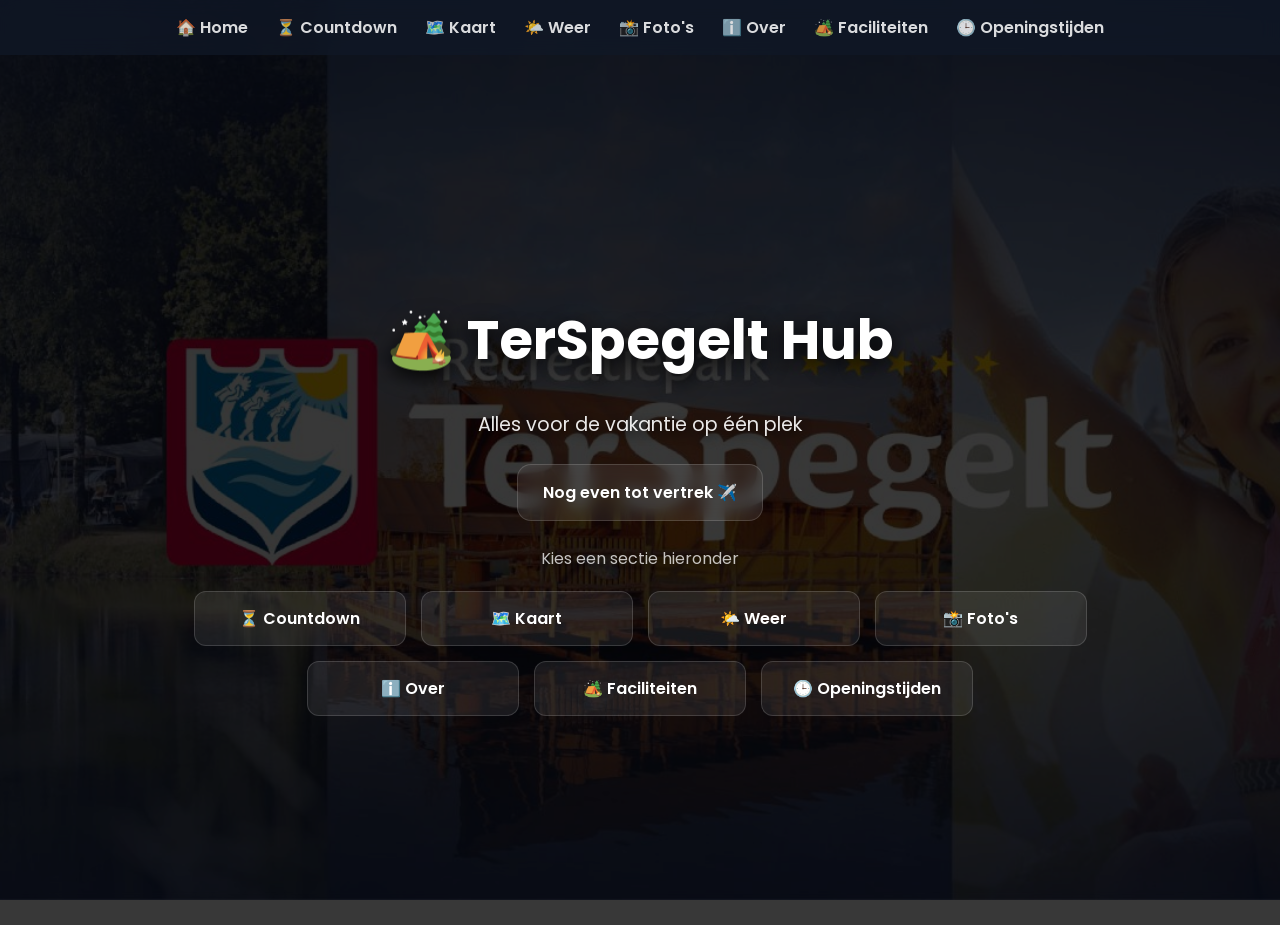
<file: index.html>
<!DOCTYPE html>
<html lang="nl">
<head>
  <meta charset="UTF-8">
  <title>TerSpegelt Hub</title>

  <!-- ✨ Better font -->
  <link href="https://fonts.googleapis.com/css2?family=Poppins:wght@400;600;700&display=swap" rel="stylesheet">

  <style>
    body {
      margin: 0;
      font-family: 'Poppins', sans-serif;
      color: white;

      background-image: url("terspegelt.jpg");
      background-size: cover;
      background-position: center;
      background-repeat: no-repeat;
      background-attachment: fixed;
    }

    /* OVERLAY */
    .overlay {
      min-height: 100vh;
      background: rgba(0, 0, 0, 0.78);
    }

    /* NAVBAR */
    .navbar {
      display: flex;
      justify-content: center;
      gap: 28px;
      padding: 15px;
      flex-wrap: wrap;

      background: rgba(17, 24, 39, 0.75);
      backdrop-filter: blur(10px);

      position: sticky;
      top: 0;
      z-index: 1000;
    }

    .navbar a {
      color: white;
      text-decoration: none;
      font-weight: 600;
      opacity: 0.85;
      transition: 0.2s;
    }

    .navbar a:hover {
      opacity: 1;
      transform: scale(1.08);
    }

    /* HERO */
    .hero {
      min-height: calc(100vh - 70px);
      display: flex;
      flex-direction: column;
      align-items: center;
      justify-content: center;
      text-align: center;
      padding: 20px;
    }

    .hero h1 {
      font-size: 3.4rem;
      margin-bottom: 10px;
      text-shadow: 0 6px 20px rgba(0, 0, 0, 0.9);
      font-weight: 700;
    }

    .hero p {
      font-size: 1.2rem;
      opacity: 0.9;
      margin-bottom: 25px;
      text-shadow: 0 4px 12px rgba(0, 0, 0, 0.8);
    }

    /* STATUS CARD */
    .status {
      background: rgba(255, 255, 255, 0.08);
      border: 1px solid rgba(255, 255, 255, 0.15);
      padding: 15px 25px;
      border-radius: 14px;
      backdrop-filter: blur(8px);
      margin-bottom: 25px;
      font-weight: 600;
    }

    .hint {
      opacity: 0.75;
      font-size: 1rem;
      text-shadow: 0 2px 8px rgba(0, 0, 0, 0.7);
      margin-bottom: 20px;
    }

    /* QUICK CARDS */
    .cards {
      display: flex;
      gap: 15px;
      flex-wrap: wrap;
      justify-content: center;
      max-width: 900px;
    }

    .card {
      background: rgba(255, 255, 255, 0.08);
      border: 1px solid rgba(255, 255, 255, 0.15);
      padding: 14px 20px;
      border-radius: 12px;
      text-decoration: none;
      color: white;
      font-weight: 600;
      transition: 0.2s;
      min-width: 170px;
    }

    .card:hover {
      transform: scale(1.06);
      background: rgba(255, 255, 255, 0.14);
    }
  </style>
</head>

<body>

<div class="overlay">

  <!-- NAVBAR -->
  <div class="navbar">
    <a href="index.html">🏠 Home</a>
    <a href="countdown.html">⏳ Countdown</a>
    <a href="map.html">🗺️ Kaart</a>
    <a href="weather.html">🌤️ Weer</a>
    <a href="pics.html">📸 Foto's</a>
    <a href="about.html">ℹ️ Over</a>
    <a href="faciliteiten.html">🏕️ Faciliteiten</a>
    <a href="openingstijden.html">🕒 Openingstijden</a>
  </div>

  <!-- HERO -->
  <div class="hero">

    <h1>🏕️ TerSpegelt Hub</h1>

    <p>Alles voor de vakantie op één plek</p>

    <div class="status">
      Nog even tot vertrek ✈️
    </div>

    <div class="hint">
      Kies een sectie hieronder
    </div>

    <div class="cards">
      <a class="card" href="countdown.html">⏳ Countdown</a>
      <a class="card" href="map.html">🗺️ Kaart</a>
      <a class="card" href="weather.html">🌤️ Weer</a>
      <a class="card" href="pics.html">📸 Foto's</a>
      <a class="card" href="about.html">ℹ️ Over</a>
      <a class="card" href="faciliteiten.html">🏕️ Faciliteiten</a>
      <a class="card" href="openingstijden.html">🕒 Openingstijden</a>
    </div>

  </div>

</div>

</body>
</html>
</file>
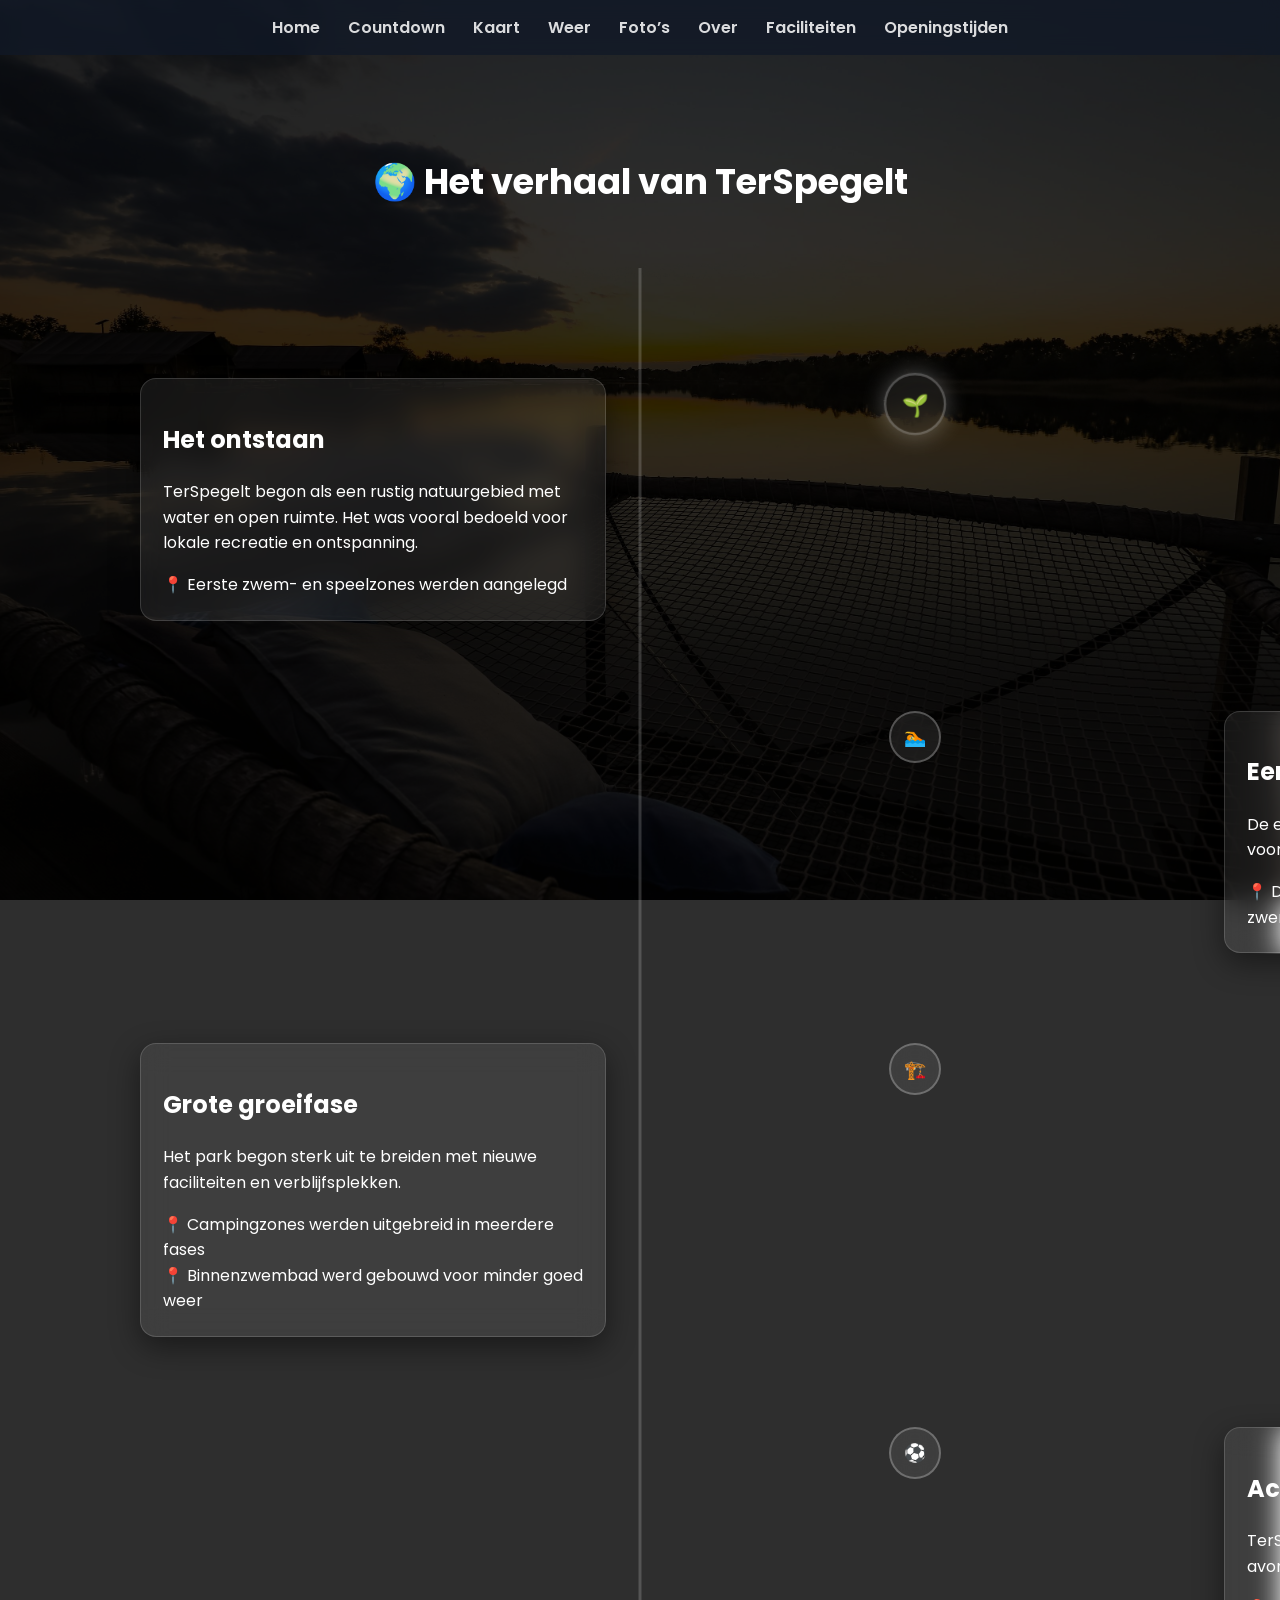
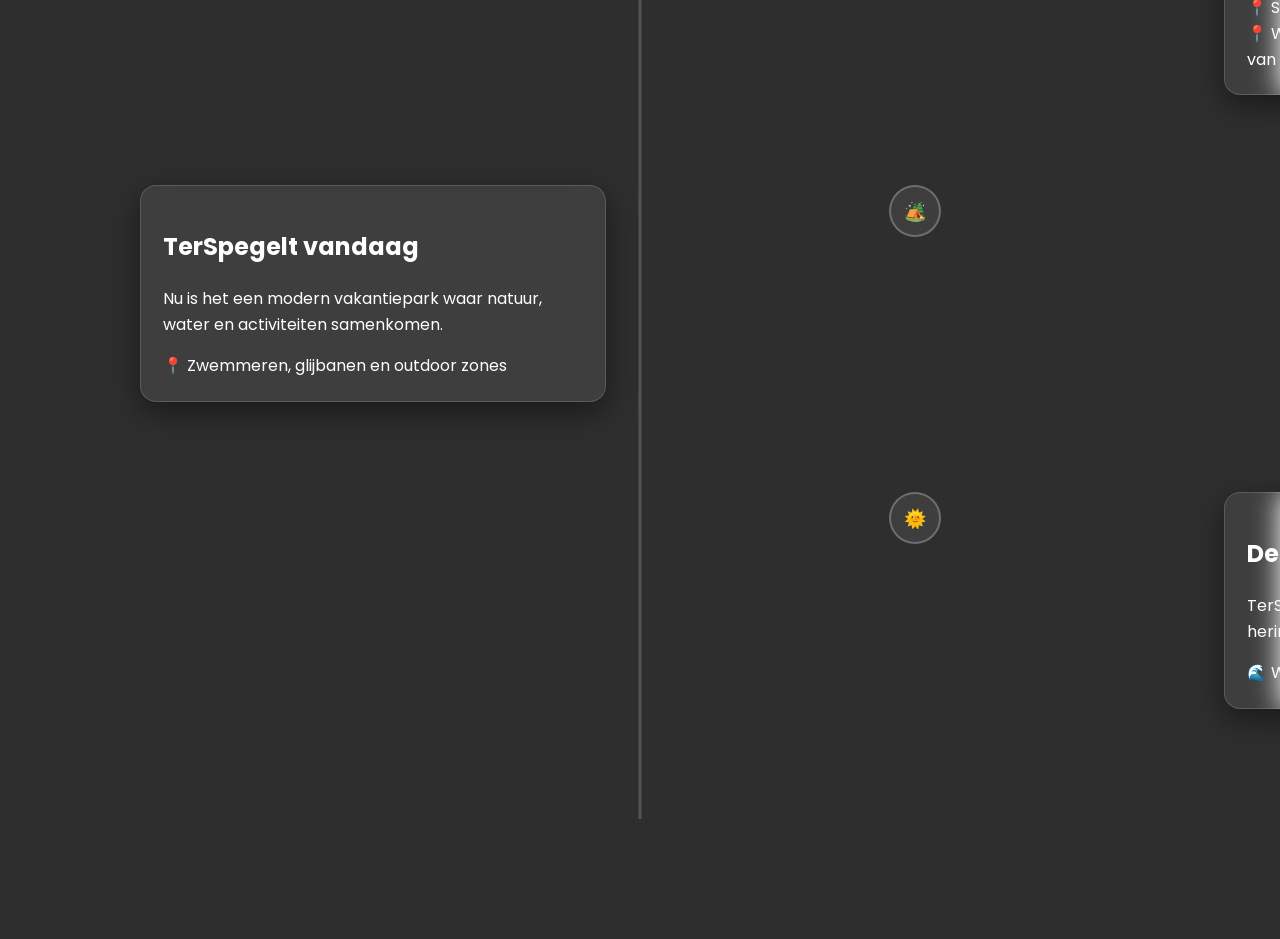
<file: about.html>
<!DOCTYPE html>
<html lang="nl">
<head>
  <meta charset="UTF-8">
  <title>Over TerSpegelt</title>

  <link href="https://fonts.googleapis.com/css2?family=Poppins:wght@400;600;700&display=swap" rel="stylesheet">

  <link rel="stylesheet" href="about.css">
</head>

<body>

<div class="overlay">

  <!-- NAVBAR -->
  <div class="navbar">
    <a href="index.html">Home</a>
    <a href="countdown.html">Countdown</a>
    <a href="map.html">Kaart</a>
    <a href="weather.html">Weer</a>
    <a href="pics.html">Foto’s</a>
    <a href="about.html">Over</a>
    <a href="faciliteiten.html">Faciliteiten</a>
    <a href="openingstijden.html">Openingstijden</a>
  </div>

  <!-- CONTENT -->
  <div class="container">

    <h1 class="page-title">🌍 Het verhaal van TerSpegelt</h1>

    <div class="timeline">

      <!-- 1 -->
      <div class="timeline-item left">
        <div class="dot">🌱</div>
        <div class="content">
          <h2>Het ontstaan</h2>
          <p>
            TerSpegelt begon als een rustig natuurgebied met water en open ruimte.
            Het was vooral bedoeld voor lokale recreatie en ontspanning.
          </p>

          <div class="highlight">
            📍 Eerste zwem- en speelzones werden aangelegd
          </div>
        </div>
      </div>

      <!-- 2 -->
      <div class="timeline-item right">
        <div class="dot">🏊</div>
        <div class="content">
          <h2>Eerste uitbreidingen</h2>
          <p>
            De eerste groei bracht meer zwemzones en voorzieningen voor gezinnen.
          </p>

          <div class="highlight">
            📍 De Zwemplas werd ontwikkeld als centrale zwemlocatie
          </div>
        </div>
      </div>

      <!-- 3 -->
      <div class="timeline-item left">
        <div class="dot">🏗️</div>
        <div class="content">
          <h2>Grote groeifase</h2>
          <p>
            Het park begon sterk uit te breiden met nieuwe faciliteiten en verblijfsplekken.
          </p>

          <div class="highlight">
            📍 Campingzones werden uitgebreid in meerdere fases
          </div>

          <div class="highlight">
            📍 Binnenzwembad werd gebouwd voor minder goed weer
          </div>
        </div>
      </div>

      <!-- 4 -->
      <div class="timeline-item right">
        <div class="dot">⚽</div>
        <div class="content">
          <h2>Activiteiten en groei</h2>
          <p>
            TerSpegelt werd steeds actiever met sport, spel en avontuur.
          </p>

          <div class="highlight">
            📍 Speelbossen en sportvelden toegevoegd
          </div>

          <div class="highlight">
            📍 Wateractiviteiten werden een groot onderdeel van het park
          </div>
        </div>
      </div>

      <!-- 5 -->
      <div class="timeline-item left">
        <div class="dot">🏕️</div>
        <div class="content">
          <h2>TerSpegelt vandaag</h2>
          <p>
            Nu is het een modern vakantiepark waar natuur, water en activiteiten samenkomen.
          </p>

          <div class="highlight">
            📍 Zwemmeren, glijbanen en outdoor zones
          </div>
        </div>
      </div>

      <!-- 6 -->
      <div class="timeline-item right">
        <div class="dot">🌞</div>
        <div class="content">
          <h2>De sfeer</h2>
          <p>
            TerSpegelt draait om vrijheid, buiten zijn en samen herinneringen maken.
          </p>

          <div class="highlight">
            🌊 Water + natuur + zomergevoel = TerSpegelt
          </div>
        </div>
      </div>

    </div>

  </div>

</div>

<!-- JS -->
<script src="about.js"></script>

</body>
</html>
</file>
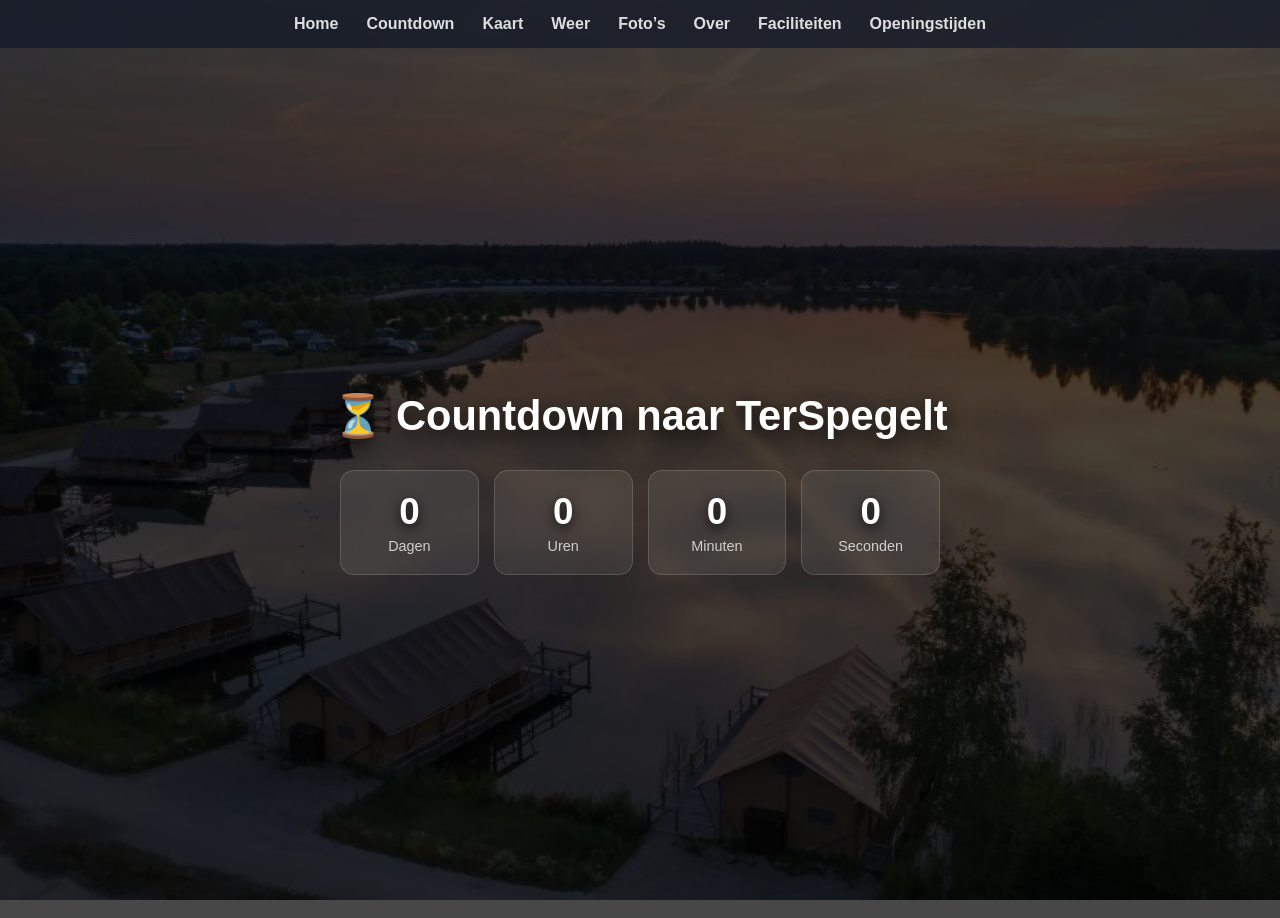
<file: countdown.html>
<!DOCTYPE html>
<html lang="nl">
<head>
  <meta charset="UTF-8">
  <title>Countdown | TerSpegelt Hub</title>

  <!-- CSS FILE -->
  <link rel="stylesheet" href="countdown.css">
</head>

<body>

<div class="overlay">

  <!-- NAVBAR -->
  <div class="navbar">
    <a href="index.html">Home</a>
    <a href="countdown.html">Countdown</a>
    <a href="map.html">Kaart</a>
    <a href="weather.html">Weer</a>
    <a href="pics.html">Foto’s</a>
    <a href="about.html">Over</a>
    <a href="faciliteiten.html">Faciliteiten</a>
    <a href="openingstijden.html">Openingstijden</a>
  </div>

  <!-- COUNTDOWN -->
  <div class="container">

    <div class="title">⏳ Countdown naar TerSpegelt</div>

    <div class="grid">

      <div class="box">
        <div class="number" id="dagen">0</div>
        <div class="label">Dagen</div>
      </div>

      <div class="box">
        <div class="number" id="uren">0</div>
        <div class="label">Uren</div>
      </div>

      <div class="box">
        <div class="number" id="minuten">0</div>
        <div class="label">Minuten</div>
      </div>

      <div class="box">
        <div class="number" id="seconden">0</div>
        <div class="label">Seconden</div>
      </div>

    </div>

  </div>

</div>

<!-- JS -->
<script src="countdown.js"></script>

</body>
</html>
</file>
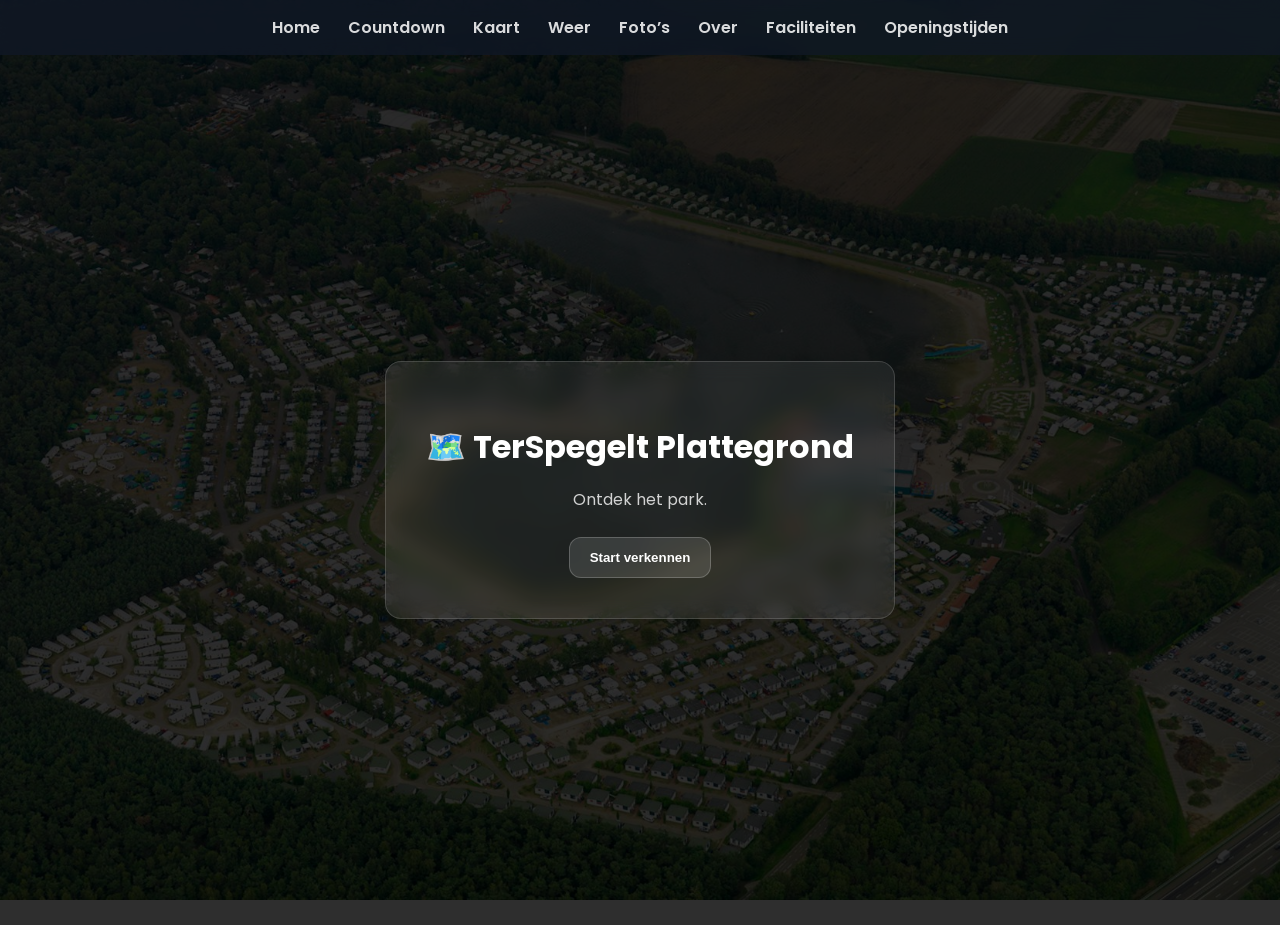
<file: map.html>
<!DOCTYPE html>
<html lang="nl">
<head>
  <meta charset="UTF-8">
  <title>Kaart | TerSpegelt Hub</title>

  <link href="https://fonts.googleapis.com/css2?family=Poppins:wght@400;600;700&display=swap" rel="stylesheet">

  <style>
    body {
      margin: 0;
      font-family: 'Poppins', sans-serif;
      color: white;

      background-image: url("kaart.jpg");
      background-size: cover;
      background-position: center;
      background-repeat: no-repeat;
      background-attachment: fixed;
    }

    .overlay {
      min-height: 100vh;
      background: rgba(0,0,0,0.82);
    }

    /* NAVBAR */
    .navbar {
      display: flex;
      justify-content: center;
      gap: 28px;
      padding: 15px;
      flex-wrap: wrap;

      background: rgba(17, 24, 39, 0.75);
      backdrop-filter: blur(10px);
      position: sticky;
      top: 0;
      z-index: 1000;
    }

    .navbar a {
      color: white;
      text-decoration: none;
      font-weight: 600;
      opacity: 0.85;
      transition: 0.2s;
    }

    .navbar a:hover {
      opacity: 1;
      transform: scale(1.08);
    }

    /* CENTER INTRO */
    .container {
      min-height: calc(100vh - 70px);
      display: flex;
      align-items: center;
      justify-content: center;
      text-align: center;
      padding: 20px;
    }

    /* INTRO CARD */
    .intro {
      background: rgba(255,255,255,0.08);
      border: 1px solid rgba(255,255,255,0.15);
      padding: 40px;
      border-radius: 16px;
      backdrop-filter: blur(10px);
      max-width: 500px;
      transition: 0.4s ease;
    }

    .intro h1 {
      margin-bottom: 10px;
      font-size: 2rem;
    }

    .intro p {
      opacity: 0.8;
      margin-bottom: 25px;
    }

    .btn {
      padding: 12px 20px;
      border-radius: 12px;
      border: none;
      cursor: pointer;
      font-weight: 600;
      color: white;
      background: rgba(255,255,255,0.12);
      border: 1px solid rgba(255,255,255,0.2);
      transition: 0.2s;
    }

    .btn:hover {
      transform: scale(1.05);
      background: rgba(255,255,255,0.18);
    }

    /* MAP SECTION (BIGGER FIX) */
    .map-section {
      display: none;
      width: 100%;
      padding: 0;
      text-align: center;
    }

    /* FULLSCREEN MAP AREA */
    .map-box {
      width: 95vw;
      height: 85vh;
      margin: 20px auto;

      border-radius: 18px;
      overflow: hidden;

      background: rgba(0,0,0,0.35);
      border: 1px solid rgba(255,255,255,0.2);

      backdrop-filter: blur(8px);
      box-shadow: 0 15px 40px rgba(0,0,0,0.6);
    }

    iframe {
      width: 100%;
      height: 100%;
      border: none;
    }

    /* TRANSITION */
    .fade-out {
      opacity: 0;
      transform: scale(0.95);
      pointer-events: none;
      transition: 0.4s ease;
    }

    .show {
      display: block;
    }
  </style>
</head>

<body>

<div class="overlay">

  <!-- NAVBAR -->
  <div class="navbar">
    <a href="index.html">Home</a>
    <a href="countdown.html">Countdown</a>
    <a href="map.html">Kaart</a>
    <a href="weather.html">Weer</a>
    <a href="pics.html">Foto’s</a>
    <a href="about.html">Over</a>
    <a href="faciliteiten.html">Faciliteiten</a>
    <a href="openingstijden.html">Openingstijden</a>
  </div>

  <!-- INTRO -->
  <div class="container" id="intro">
    <div class="intro">
      <h1>🗺️ TerSpegelt Plattegrond</h1>
      <p>Ontdek het park.</p>
      <button class="btn" onclick="startMap()">Start verkennen</button>
    </div>
  </div>

  <!-- MAP -->
  <div class="map-section" id="mapSection">
    <div class="map-box">
      <iframe 
        src="https://www.terspegelt.nl/plattegrond#open"
        allowfullscreen>
      </iframe>
    </div>
  </div>

</div>

<script>
  function startMap() {
    document.getElementById("intro").classList.add("fade-out");

    setTimeout(() => {
      document.getElementById("intro").style.display = "none";
      document.getElementById("mapSection").classList.add("show");
    }, 400);
  }
</script>

</body>
</html>
</file>
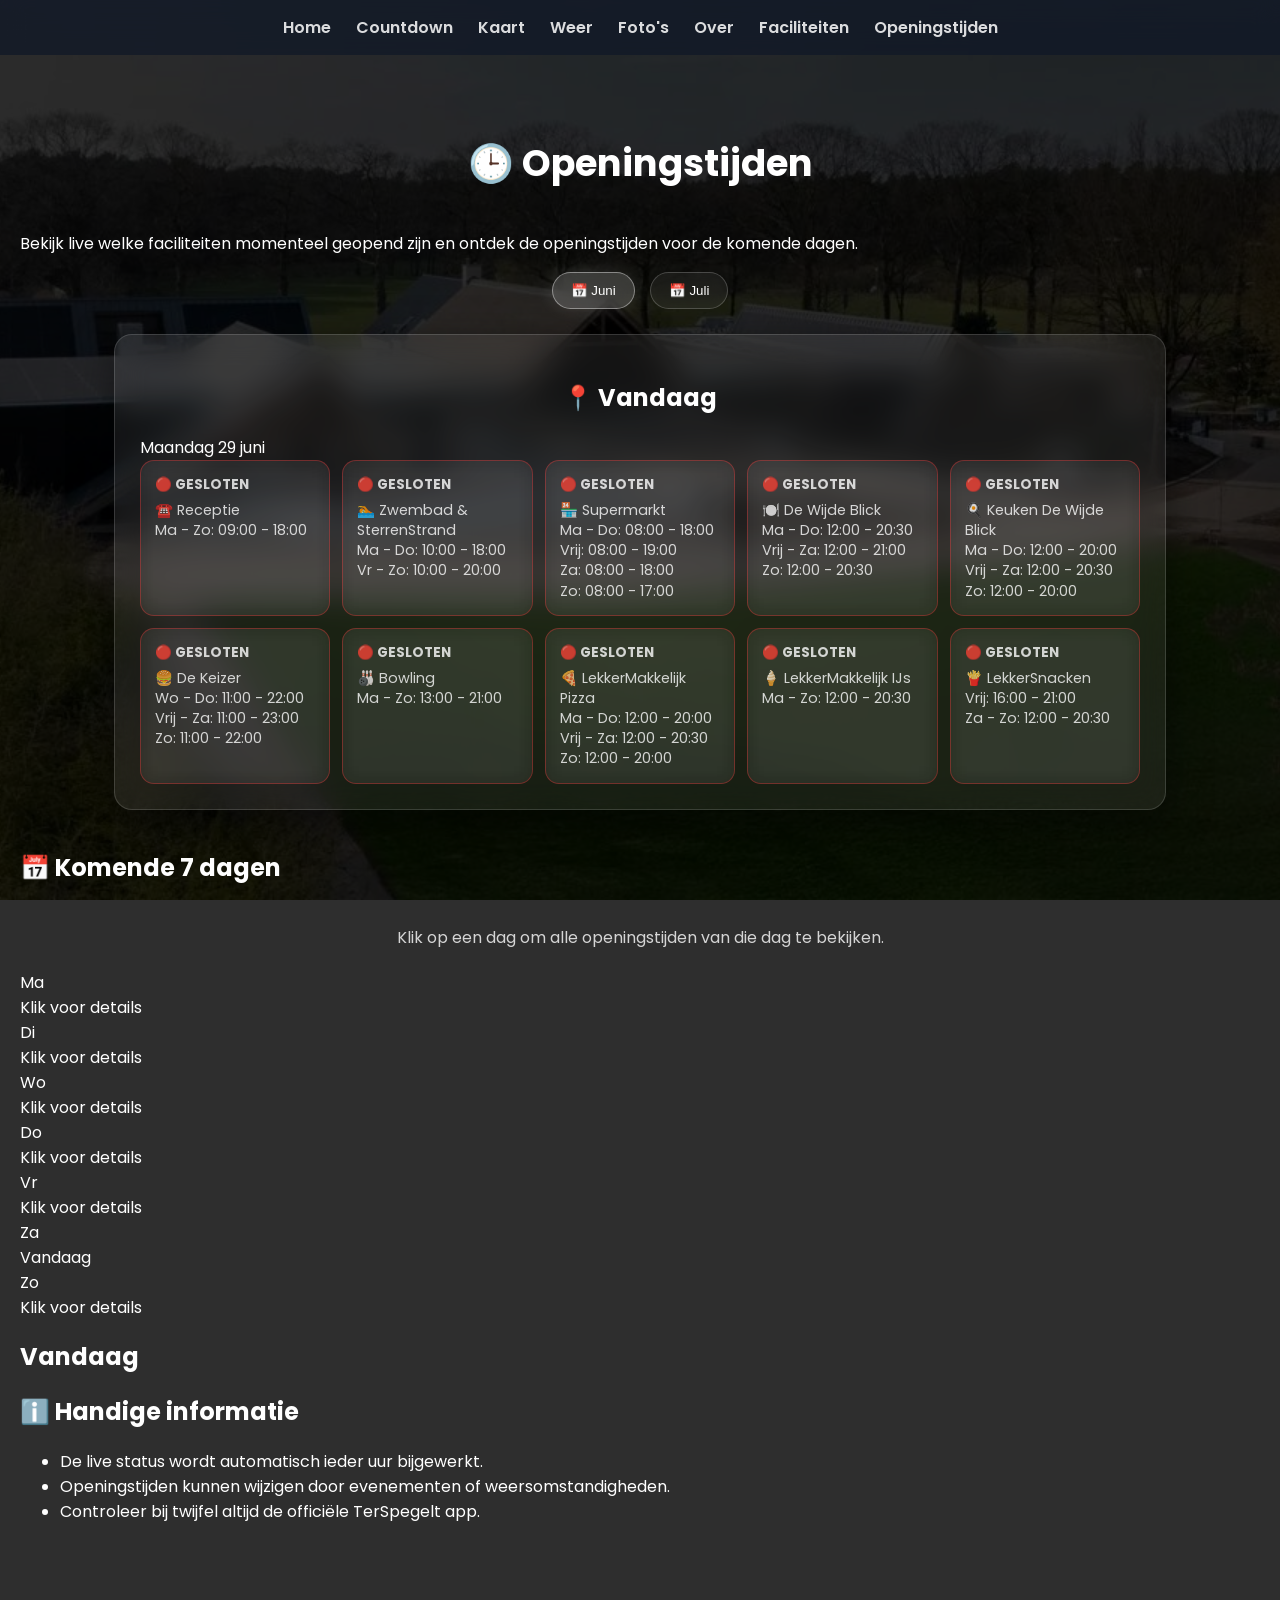
<file: openingstijden.html>
<!DOCTYPE html>
<html lang="nl">
<head>
    <meta charset="UTF-8">
    <meta name="viewport" content="width=device-width, initial-scale=1.0">
    <title>Openingstijden | TerSpegelt</title>

    <link href="https://fonts.googleapis.com/css2?family=Poppins:wght@400;600;700&display=swap" rel="stylesheet">
    <link rel="stylesheet" href="openingstijden.css">
</head>

<body>

<div class="overlay">

    <!-- ========================= -->
    <!-- NAVBAR -->
    <!-- ========================= -->

    <nav class="navbar">
        <a href="index.html">Home</a>
        <a href="countdown.html">Countdown</a>
        <a href="map.html">Kaart</a>
        <a href="weather.html">Weer</a>
        <a href="pics.html">Foto's</a>
        <a href="about.html">Over</a>
        <a href="faciliteiten.html">Faciliteiten</a>
        <a href="openingstijden.html">Openingstijden</a>
    </nav>

    <main class="container">

        <!-- ========================= -->
        <!-- PAGE TITLE -->
        <!-- ========================= -->

        <h1 class="page-title">🕒 Openingstijden</h1>

        <p class="page-description">
            Bekijk live welke faciliteiten momenteel geopend zijn en ontdek de openingstijden voor de komende dagen.
        </p>

        <!-- ========================= -->
        <!-- MONTH SWITCH -->
        <!-- ========================= -->

        <div class="month-selector">

            <button
                class="month active"
                data-month="juni">

                📅 Juni

            </button>

            <button
                class="month"
                data-month="juli">

                📅 Juli

            </button>

        </div>

        <!-- ========================= -->
        <!-- TODAY HERO -->
        <!-- ========================= -->

        <section class="today-card">

            <div class="today-header">

                <h2>📍 Vandaag</h2>

                <span id="todayDate">
                    Maandag 29 juni
                </span>

            </div>

            <div
                class="mini-grid"
                id="todayGrid">

                <!-- JS GENERATES EVERYTHING -->

            </div>

        </section>

        <!-- ========================= -->
        <!-- NEXT 7 DAYS -->
        <!-- ========================= -->

        <section class="week-section">

            <h2>

                📅 Komende 7 dagen

            </h2>

            <p class="subtitle">

                Klik op een dag om alle openingstijden van die dag te bekijken.

            </p>

            <div
                class="week-grid"
                id="weekGrid">

                <!-- JS -->

            </div>

        </section>

        <!-- ========================= -->
        <!-- DAY DETAILS -->
        <!-- ========================= -->

        <section
            class="day-details"
            id="dayDetails">

            <div class="details-header">

                <h2 id="selectedDay">

                    Vandaag

                </h2>

                <span id="selectedDate">

                </span>

            </div>

            <div
                class="details-grid"
                id="detailsGrid">

                <!-- JS FILLS THIS -->

            </div>

        </section>

        <!-- ========================= -->
        <!-- INFO -->
        <!-- ========================= -->

        <section class="info-card">

            <h2>ℹ️ Handige informatie</h2>

            <ul>

                <li>
                    De live status wordt automatisch ieder uur bijgewerkt.
                </li>

                <li>
                    Openingstijden kunnen wijzigen door evenementen of weersomstandigheden.
                </li>

                <li>
                    Controleer bij twijfel altijd de officiële TerSpegelt app.
                </li>

            </ul>

        </section>

    </main>

</div>

<script src="openingstijden.js"></script>

</body>
</html>
</file>
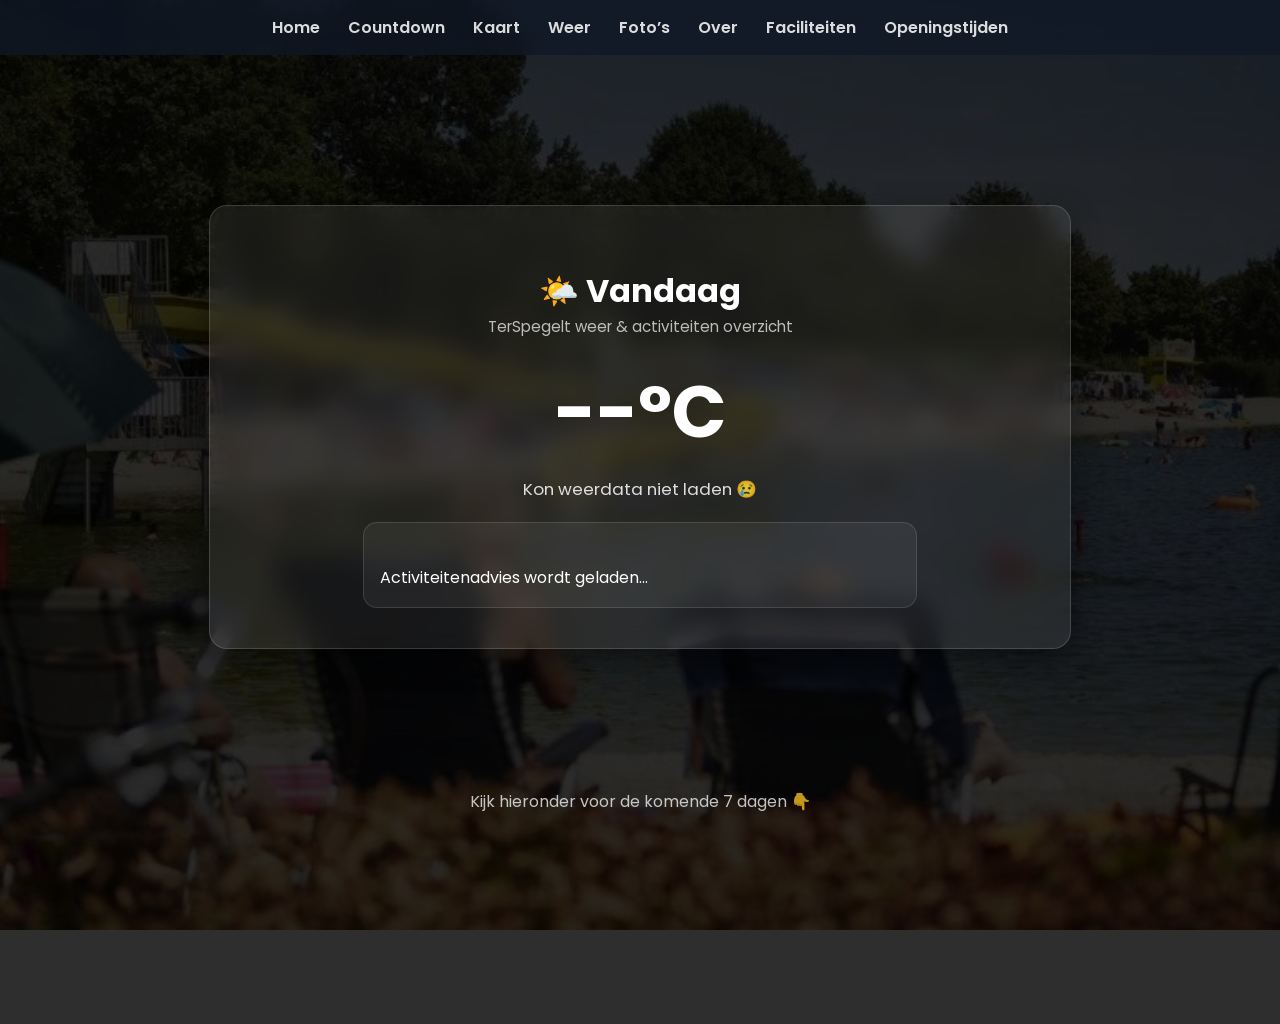
<file: weather.html>
<!DOCTYPE html>
<html lang="nl">
<head>
  <meta charset="UTF-8">
  <title>Weer | TerSpegelt Hub</title>

  <link href="https://fonts.googleapis.com/css2?family=Poppins:wght@400;600;700&display=swap" rel="stylesheet">

  <style>
    body {
      margin: 0;
      font-family: 'Poppins', sans-serif;
      color: white;

      background-image: url("weer.jpg");
      background-size: cover;
      background-position: center;
      background-repeat: no-repeat;
      background-attachment: fixed;
    }

    .overlay {
      min-height: 100vh;
      background: rgba(0,0,0,0.82);
    }

    /* NAVBAR */
    .navbar {
      display: flex;
      justify-content: center;
      gap: 28px;
      padding: 15px;
      flex-wrap: wrap;

      background: rgba(17, 24, 39, 0.75);
      backdrop-filter: blur(10px);
      position: sticky;
      top: 0;
      z-index: 1000;
    }

    .navbar a {
      color: white;
      text-decoration: none;
      font-weight: 600;
      opacity: 0.85;
      transition: 0.2s;
    }

    .navbar a:hover {
      opacity: 1;
      transform: scale(1.08);
    }

    /* CONTAINER */
    .container {
      padding: 60px 20px;
      text-align: center;
    }

    /* TODAY CARD */
    .today-card {
      max-width: 780px;
      margin: 90px auto;
      padding: 40px;

      background: rgba(255,255,255,0.08);
      border: 1px solid rgba(255,255,255,0.15);
      border-radius: 18px;

      backdrop-filter: blur(12px);
      box-shadow: 0 10px 30px rgba(0,0,0,0.4);
    }

    .today-title {
      margin-bottom: 5px;
    }

    .today-subtitle {
      opacity: 0.7;
      margin-top: -5px;
      margin-bottom: 20px;
      font-size: 0.95rem;
    }

    .temp {
      font-size: 4.5rem;
      font-weight: 700;
      margin: 10px 0;
    }

    .weather-info {
      opacity: 0.85;
      margin-bottom: 20px;
      font-size: 1.05rem;
    }

    /* ACTIVITY BOX (FIXED READABILITY) */
    .activity-box {
      margin-top: 20px;
      padding: 16px;
      border-radius: 14px;

      background: rgba(255,255,255,0.06);
      border: 1px solid rgba(255,255,255,0.12);

      line-height: 1.6;
      white-space: pre-line;
      text-align: left;
      max-width: 520px;
      margin-left: auto;
      margin-right: auto;
    }

    /* SUBTITLE / BREAK */
    .subtitle {
      margin-top: 140px;
      opacity: 0.75;
      font-size: 1rem;
    }

    /* FORECAST */
    .forecast {
      margin-top: 50px;
      padding-bottom: 100px;

      display: grid;
      grid-template-columns: repeat(auto-fit, minmax(120px, 1fr));
      gap: 16px;

      max-width: 1100px;
      margin-left: auto;
      margin-right: auto;
    }

    .day {
      background: rgba(255,255,255,0.06);
      border: 1px solid rgba(255,255,255,0.12);
      border-radius: 14px;

      padding: 14px;
      backdrop-filter: blur(10px);

      transition: 0.2s ease;
    }

    .day:hover {
      transform: scale(1.06);
      background: rgba(255,255,255,0.1);
    }

    .day div {
      margin: 4px 0;
    }

    .day-temp {
      font-weight: 600;
      margin-top: 6px;
    }

    /* RESPONSIVE */
    @media (max-width: 900px) {
      .temp {
        font-size: 3.8rem;
      }
    }

    @media (max-width: 500px) {
      .temp {
        font-size: 3rem;
      }
    }
  </style>
</head>

<body>

<div class="overlay">

  <!-- NAVBAR -->
  <div class="navbar">
    <a href="index.html">Home</a>
    <a href="countdown.html">Countdown</a>
    <a href="map.html">Kaart</a>
    <a href="weather.html">Weer</a>
    <a href="pics.html">Foto’s</a>
    <a href="about.html">Over</a>
    <a href="faciliteiten.html">Faciliteiten</a>
    <a href="openingstijden.html">Openingstijden</a>
  </div>

  <!-- CONTENT -->
  <div class="container">

    <!-- TODAY -->
    <div class="today-card">

      <h1 class="today-title">🌤️ Vandaag</h1>
      <div class="today-subtitle">TerSpegelt weer & activiteiten overzicht</div>

      <div class="temp" id="temp">--°C</div>

      <div class="weather-info" id="weatherInfo">
        Laden van weerdata...
      </div>

      <div class="activity-box" id="activityAdvice">
        Activiteitenadvies wordt geladen...
      </div>
    </div>

    <!-- BREAK -->
    <div class="subtitle">
      Kijk hieronder voor de komende 7 dagen 👇
    </div>

    <!-- FORECAST -->
    <div class="forecast" id="forecast"></div>

  </div>

</div>

<script src="weather.js"></script>

</body>
</html>
</file>
<file: about.css>
body {
  margin: 0;
  font-family: 'Poppins', sans-serif;
  color: white;

  background-image: url("about.jpg");
  background-size: cover;
  background-position: center;
  background-repeat: no-repeat;
  background-attachment: fixed;
}

/* 🌫️ OVERLAY */
.overlay {
  min-height: 100vh;
  background: rgba(0,0,0,0.82);
}

/* 🔝 NAVBAR */
.navbar {
  display: flex;
  justify-content: center;
  gap: 28px;
  padding: 15px;
  flex-wrap: wrap;

  background: rgba(17, 24, 39, 0.75);
  backdrop-filter: blur(10px);

  position: sticky;
  top: 0;
  z-index: 1000;
}

.navbar a {
  color: white;
  text-decoration: none;
  font-weight: 600;
  opacity: 0.85;
  transition: 0.2s;
}

.navbar a:hover {
  opacity: 1;
  transform: scale(1.08);
}

/* 📦 CONTAINER */
.container {
  padding: 40px 20px 120px;
}

/* 🌍 TITLE */
.page-title {
  text-align: center;
  margin: 60px 0;
  font-size: 2.2rem;
}

/* =========================
   🕰️ TIMELINE CORE
========================= */

.timeline {
  position: relative;
  max-width: 1000px;
  margin: auto;
  padding: 20px 0;
}

/* 🔥 CENTER LINE */
.timeline::before {
  content: "";
  position: absolute;
  top: 0;
  bottom: 0;
  left: 50%;
  width: 3px;
  transform: translateX(-50%);
  background: rgba(255,255,255,0.18);
}

/* =========================
   📍 TIMELINE ITEM (FIXED)
========================= */

.timeline-item {
  position: relative;
  display: flex;
  width: 100%;
  margin: 90px 0;
}

/* LEFT SIDE */
.timeline-item.left {
  justify-content: flex-start;
  padding-right: 55%;
}

/* RIGHT SIDE */
.timeline-item.right {
  justify-content: flex-end;
  padding-left: 55%;
}

/* =========================
   🔵 DOT
========================= */

.dot {
  position: absolute;
  left: 50%;
  transform: translateX(-50%);
  width: 48px;
  height: 48px;

  display: flex;
  align-items: center;
  justify-content: center;

  font-size: 18px;

  background: rgba(255,255,255,0.08);
  border: 2px solid rgba(255,255,255,0.25);
  border-radius: 50%;

  backdrop-filter: blur(12px);

  z-index: 2;
}

/* =========================
   📦 CONTENT CARD
========================= */

.content {
  width: 100%;
  max-width: 420px;

  padding: 22px;

  background: rgba(255,255,255,0.08);
  border: 1px solid rgba(255,255,255,0.15);
  border-radius: 16px;

  backdrop-filter: blur(14px);
  box-shadow: 0 10px 30px rgba(0,0,0,0.45);

  line-height: 1.6;

  transition: 0.3s ease;
}

.content:hover {
  transform: scale(1.04);
  background: rgba(255,255,255,0.11);
}

/* =========================
   ✨ SCROLL ANIMATION
========================= */

.fade {
  opacity: 0;
  transform: translateY(25px);
  transition: all 0.8s ease;
}

.fade.visible {
  opacity: 1;
  transform: translateY(0);
}

/* =========================
   📱 MOBILE FIX
========================= */

@media (max-width: 800px) {

  .timeline::before {
    left: 20px;
  }

  .timeline-item {
    flex-direction: column !important;
    align-items: flex-start;
    margin: 70px 0;
    padding: 0 !important;
  }

  .dot {
    left: 20px;
    transform: none;
  }

  .content {
    width: 90%;
    max-width: none;
    margin-left: 50px;
  }
}
</file>
<file: countdown.css>
body {
  margin: 0;
  font-family: 'Poppins', sans-serif;
  color: white;

  background-image: url("waterlodge.jpg");
  background-size: cover;
  background-position: center;
  background-repeat: no-repeat;
  background-attachment: fixed;
}

/* 🌑 OVERLAY */
.overlay {
  min-height: 100vh;
  background: rgba(0, 0, 0, 0.72);
}

/* 🔝 NAVBAR */
.navbar {
  display: flex;
  justify-content: center;
  gap: 28px;
  padding: 15px;

  background: rgba(17, 24, 39, 0.72);
  backdrop-filter: blur(12px);

  position: sticky;
  top: 0;
  z-index: 10;
}

.navbar a {
  color: white;
  text-decoration: none;
  font-weight: 600;
  opacity: 0.85;
  transition: 0.2s;
}

.navbar a:hover {
  opacity: 1;
  transform: scale(1.08);
}

/* 📦 MAIN CONTAINER */
.container {
  min-height: calc(100vh - 70px);
  display: flex;
  flex-direction: column;
  align-items: center;
  justify-content: center;
  text-align: center;
  padding: 20px;
}

/* ⏳ TITLE */
.title {
  font-size: 2.6rem;
  font-weight: 700;
  margin-bottom: 30px;
  text-shadow: 0 6px 20px rgba(0, 0, 0, 0.9);
}

/* 📊 GRID */
.grid {
  display: grid;
  grid-template-columns: repeat(4, 1fr);
  gap: 15px;
  max-width: 600px;
  width: 100%;
}

/* 🧊 BOX */
.box {
  background: rgba(255, 255, 255, 0.08);
  border: 1px solid rgba(255, 255, 255, 0.15);
  border-radius: 14px;
  padding: 20px;
  backdrop-filter: blur(10px);
  transition: 0.2s;
}

.box:hover {
  transform: scale(1.05);
  background: rgba(255, 255, 255, 0.12);
}

/* 🔢 NUMBERS */
.number {
  font-size: 2.3rem;
  font-weight: 700;
  margin-bottom: 5px;
  text-shadow: 0 4px 12px rgba(0, 0, 0, 0.8);
}

/* 🏷 LABELS */
.label {
  font-size: 0.9rem;
  opacity: 0.75;
}
</file>
<file: openingstijden.css>
/* =========================
   🌍 GLOBAL
========================= */

body {
  margin: 0;
  font-family: 'Poppins', sans-serif;
  color: white;

  background-image: url("openingstijden.jpg");
  background-size: cover;
  background-position: center;
  background-attachment: fixed;
}

.overlay {
  min-height: 100vh;
  background: rgba(0, 0, 0, 0.82);
}

/* =========================
   🔝 NAVBAR
========================= */

.navbar {
  display: flex;
  justify-content: center;
  gap: 25px;
  padding: 15px;
  flex-wrap: wrap;

  background: rgba(17, 24, 39, 0.75);
  backdrop-filter: blur(12px);

  position: sticky;
  top: 0;
  z-index: 1000;
}

.navbar a {
  color: white;
  text-decoration: none;
  font-weight: 600;
  opacity: 0.85;
  transition: 0.2s;
}

.navbar a:hover {
  opacity: 1;
  transform: scale(1.08);
}

/* =========================
   📦 LAYOUT
========================= */

.container {
  padding: 40px 20px 120px;
}

.page-title {
  text-align: center;
  margin: 40px 0;
  font-size: 2.3rem;
}

/* =========================
   📅 MONTH SWITCH
========================= */

.month-selector {
  display: flex;
  justify-content: center;
  gap: 15px;
  margin-bottom: 25px;
}

.month {
  padding: 10px 18px;
  border-radius: 999px;

  border: 1px solid rgba(255,255,255,0.2);
  background: rgba(255,255,255,0.06);

  color: white;
  cursor: pointer;

  transition: 0.25s;
  backdrop-filter: blur(10px);
}

.month:hover {
  transform: translateY(-2px);
  background: rgba(255,255,255,0.1);
}

.month.active {
  background: rgba(255,255,255,0.18);
  border-color: rgba(255,255,255,0.4);
  box-shadow: 0 0 18px rgba(255,255,255,0.12);
}

/* =========================
   🟦 VANDAAG CARD
========================= */

.today-card {
  max-width: 1000px;
  margin: 0 auto 40px auto;

  padding: 25px;

  background: rgba(255,255,255,0.07);
  border: 1px solid rgba(255,255,255,0.15);
  border-radius: 18px;

  backdrop-filter: blur(16px);
  box-shadow: 0 10px 40px rgba(0,0,0,0.5);
}

.today-card h2 {
  text-align: center;
  margin-bottom: 20px;
}

/* =========================
   🧩 MINI CARDS GRID
========================= */

.mini-grid {
  display: grid;
  grid-template-columns: repeat(auto-fit, minmax(180px, 1fr));
  gap: 12px;
}

/* MINI CARD */
.mini-card {
  padding: 14px;
  border-radius: 14px;

  background: rgba(255,255,255,0.06);
  border: 1px solid rgba(255,255,255,0.12);

  backdrop-filter: blur(10px);

  transition: 0.2s ease;
  font-size: 0.9rem;
  line-height: 1.4;

  position: relative;
}

/* HOVER */
.mini-card:hover {
  transform: translateY(-3px);
  background: rgba(255,255,255,0.09);
}

/* 🟢 OPEN */
.mini-card.open {
  border-color: rgba(0, 255, 140, 0.45);
  box-shadow: 0 0 12px rgba(0, 255, 140, 0.15);
}

/* 🔴 CLOSED */
.mini-card.closed {
  border-color: rgba(255, 60, 60, 0.45);
  opacity: 0.8;
}

/* =========================
   🟢 / 🔴 STATUS TEXT
========================= */

.status {
  font-weight: 700;
  margin-bottom: 6px;
  font-size: 0.85rem;
}

/* =========================
   📅 FULL SCHEDULE
========================= */

.subtitle {
  text-align: center;
  margin: 40px 0 20px;
  opacity: 0.8;
}

.schedule {
  max-width: 1000px;
  margin: auto;

  display: grid;
  gap: 16px;
}

/* BIG CARDS */
.card {
  padding: 18px;
  border-radius: 16px;

  background: rgba(255,255,255,0.06);
  border: 1px solid rgba(255,255,255,0.12);

  backdrop-filter: blur(14px);
  transition: 0.25s ease;
  line-height: 1.6;
}

.card:hover {
  transform: scale(1.02);
  background: rgba(255,255,255,0.09);
}

/* =========================
   📱 RESPONSIVE
========================= */

@media (max-width: 700px) {
  .page-title {
    font-size: 1.8rem;
  }

  .mini-grid {
    grid-template-columns: repeat(2, 1fr);
  }
}

@media (max-width: 450px) {
  .mini-grid {
    grid-template-columns: 1fr;
  }
}
</file>
